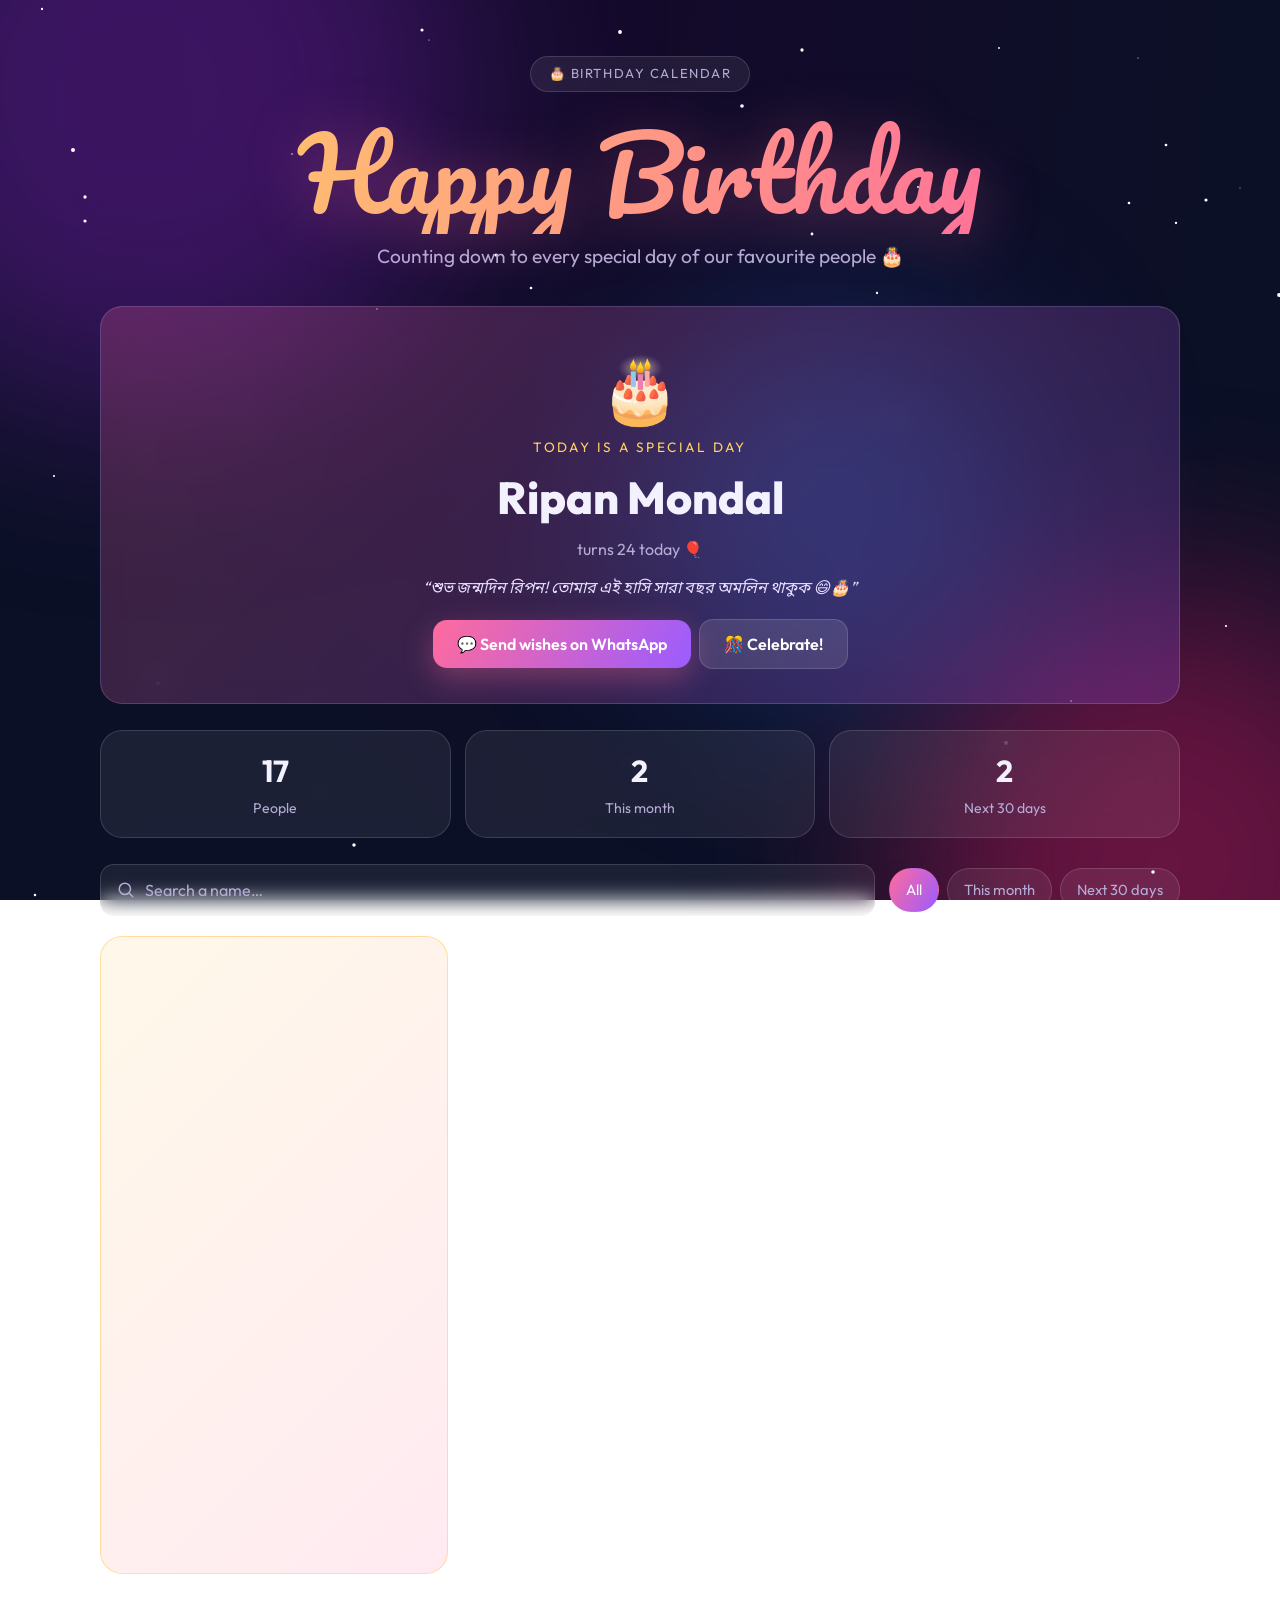
<file: index.html>
<!DOCTYPE html>
<html lang="en">
<head>
  <meta charset="UTF-8" />
  <meta name="viewport" content="width=device-width, initial-scale=1.0" />
  <title>🎉 Birthday Countdown</title>
  <meta name="description" content="Live birthday countdowns for our favourite people." />
  <meta property="og:title" content="🎉 Birthday Countdown" />
  <meta property="og:description" content="Live birthday countdowns for our favourite people." />
  <meta name="theme-color" content="#140a2b" />
  <link rel="icon" href="data:image/svg+xml,<svg xmlns='http://www.w3.org/2000/svg' viewBox='0 0 100 100'><text y='.9em' font-size='90'>🎂</text></svg>" />
  <link rel="preconnect" href="https://fonts.googleapis.com" />
  <link rel="preconnect" href="https://fonts.gstatic.com" crossorigin />
  <!-- Load the decorative fonts after first paint so a slow font request cannot block the page. -->
  <link href="https://fonts.googleapis.com/css2?family=Outfit:wght@300;400;500;600;700;800&family=Pacifico&family=Noto+Sans+Bengali:wght@400;600&display=swap" rel="stylesheet" media="print" onload="this.media='all'" />
  <noscript><link href="https://fonts.googleapis.com/css2?family=Outfit:wght@300;400;500;600;700;800&family=Pacifico&family=Noto+Sans+Bengali:wght@400;600&display=swap" rel="stylesheet" /></noscript>
  <link rel="stylesheet" href="assets/style.css" />
</head>
<body>
  <div class="bg">
    <div class="blob b1"></div>
    <div class="blob b2"></div>
    <div class="blob b3"></div>
    <div id="stars"></div>
    <div id="balloons"></div>
  </div>
  <canvas id="confetti"></canvas>

  <main>
    <header class="hero-head">
      <span class="badge">🎂 Birthday Calendar</span>
      <h1 id="title" title="Click me!">Happy Birthday</h1>
      <p id="subtitle" class="subtitle"></p>
    </header>

    <!-- Spotlight: today's birthday or the next one -->
    <section id="spotlight" class="spotlight glass" hidden></section>

    <section class="stats" id="stats"></section>

    <section class="toolbar">
      <div class="search">
        <svg viewBox="0 0 24 24" aria-hidden="true"><path d="M21 21l-4.3-4.3M10.5 18a7.5 7.5 0 1 1 0-15 7.5 7.5 0 0 1 0 15z" fill="none" stroke="currentColor" stroke-width="2" stroke-linecap="round"/></svg>
        <input id="search" type="search" placeholder="Search a name…" autocomplete="off" />
      </div>
      <div class="chips" id="filters">
        <button class="chip active" data-filter="all">All</button>
        <button class="chip" data-filter="month">This month</button>
        <button class="chip" data-filter="30">Next 30 days</button>
      </div>
    </section>

    <section id="grid" class="grid"></section>
    <p id="empty" class="empty" hidden>No birthdays match your search 🙈</p>
    <div id="loading" class="loading"><span></span><span></span><span></span></div>

    <footer>
      <p>Made with <span class="heart">❤</span> for friends &amp; family</p>
      <a class="admin-link" href="admin.html">🔐 Admin</a>
    </footer>
  </main>

  <!--
    Music is deliberately not downloaded while the page is loading. Browsers
    only permit playback after a gesture, so assets/app.js starts it on the
    first tap, click or key press and falls back if the URL fails.
  -->
  <audio id="lagu" src="assets/music/DEVIL.mp3" loop preload="none"></audio>

  <script src="assets/common.js"></script>
  <script src="assets/app.js"></script>
</body>
</html>
</file>
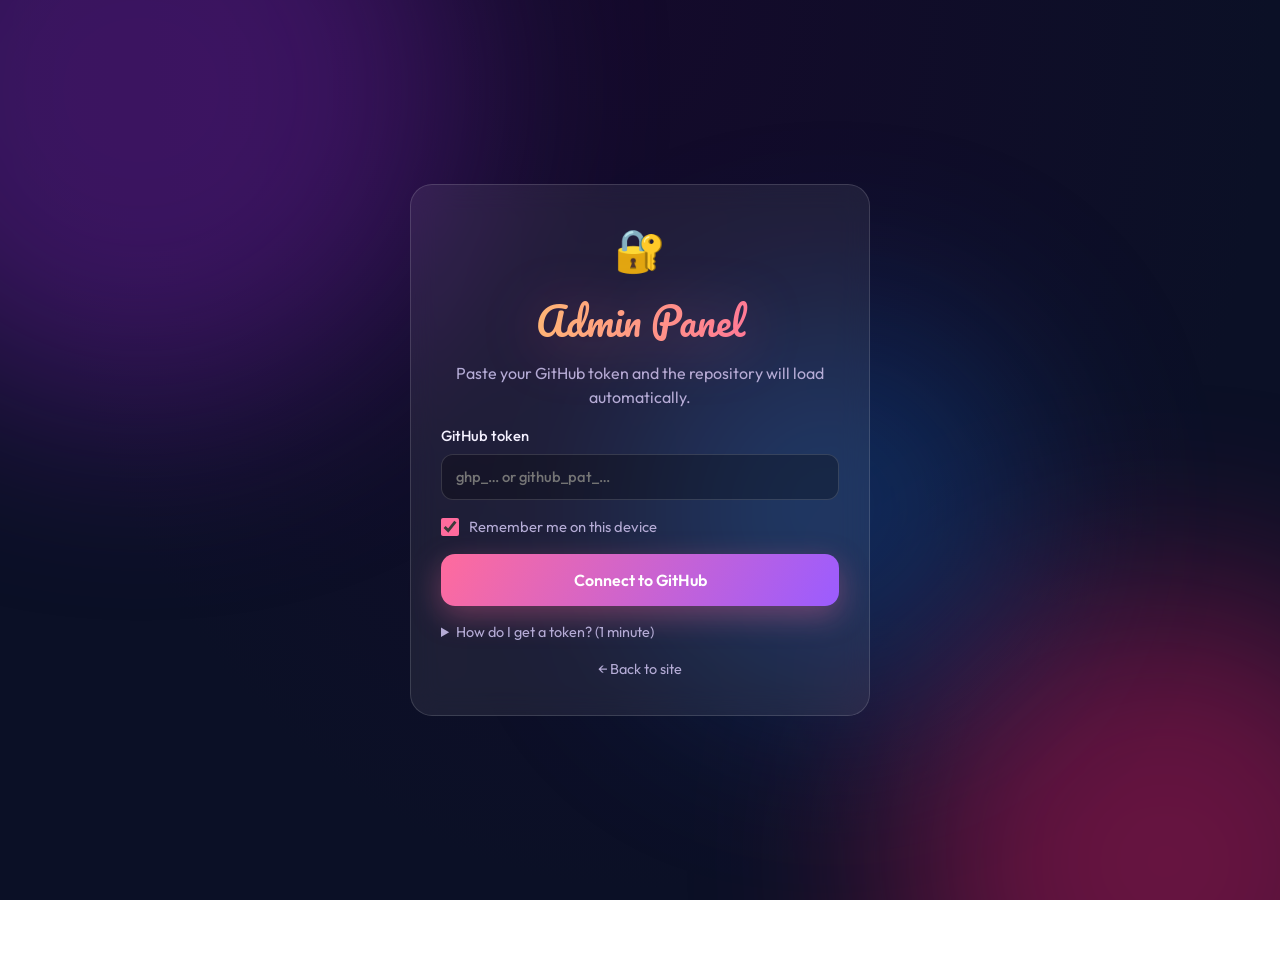
<file: admin.html>
<!DOCTYPE html>
<html lang="en">
<head>
  <meta charset="UTF-8" />
  <meta name="viewport" content="width=device-width, initial-scale=1.0" />
  <title>Admin · Birthday Countdown</title>
  <meta name="robots" content="noindex, nofollow" />
  <meta name="theme-color" content="#140a2b" />
  <link rel="icon" href="data:image/svg+xml,<svg xmlns='http://www.w3.org/2000/svg' viewBox='0 0 100 100'><text y='.9em' font-size='90'>🔐</text></svg>" />
  <link rel="preconnect" href="https://fonts.googleapis.com" />
  <link rel="preconnect" href="https://fonts.gstatic.com" crossorigin />
  <!-- Load the decorative fonts after first paint so a slow font request cannot block the panel. -->
  <link href="https://fonts.googleapis.com/css2?family=Outfit:wght@300;400;500;600;700;800&family=Pacifico&family=Noto+Sans+Bengali:wght@400;600&display=swap" rel="stylesheet" media="print" onload="this.media='all'" />
  <noscript><link href="https://fonts.googleapis.com/css2?family=Outfit:wght@300;400;500;600;700;800&family=Pacifico&family=Noto+Sans+Bengali:wght@400;600&display=swap" rel="stylesheet" /></noscript>
  <link rel="stylesheet" href="assets/style.css" />
  <link rel="stylesheet" href="assets/admin.css" />
</head>
<body>
  <div class="bg"><div class="blob b1"></div><div class="blob b2"></div><div class="blob b3"></div></div>

  <!-- ============ LOGIN ============ -->
  <section id="login" class="login-wrap">
    <form id="loginForm" class="login glass" autocomplete="off">
      <div class="lock">🔐</div>
      <h1 class="admin-title">Admin Panel</h1>
      <p class="muted center">Paste your GitHub token and the repository will load automatically.</p>

      <label>GitHub token
        <input id="token" type="password" required placeholder="ghp_… or github_pat_…" autocomplete="new-password" spellcheck="false" />
      </label>

      <label class="check"><input id="remember" type="checkbox" checked /> Remember me on this device</label>

      <button class="btn full" type="submit" id="loginBtn">Connect to GitHub</button>
      <p id="loginErr" class="err" hidden></p>

      <details class="help">
        <summary>How do I get a token? (1 minute)</summary>
        <ol>
          <li>Open <a href="https://github.com/settings/personal-access-tokens/new" target="_blank" rel="noopener">GitHub → Fine-grained tokens → Generate new token</a>.</li>
          <li>Name it e.g. <em>birthday-admin</em> and pick an expiration.</li>
          <li><b>Repository access</b> → <em>Only select repositories</em> → choose <b id="repoHint">this repo</b>.</li>
          <li><b>Permissions → Repository permissions → Contents</b> → <em>Read and write</em>.</li>
          <li>Click <b>Generate token</b>, copy it and paste it above.</li>
        </ol>
        <p class="muted small"><code>ghp_…</code> classic tokens also work when they have the <code>repo</code> scope. Your token is only stored in this browser and is only ever sent to <code>api.github.com</code>.</p>
      </details>
      <a class="back" href="./">← Back to site</a>
    </form>
  </section>

  <!-- ============ DASHBOARD ============ -->
  <section id="app" class="app" hidden>
    <header class="topbar glass">
      <div class="brand">
        <span class="logo">🎂</span>
        <div>
          <b>Birthday Admin</b>
          <a id="repoLink" class="muted small" target="_blank" rel="noopener"></a>
        </div>
      </div>
      <div class="top-actions">
        <span id="dirty" class="pill" hidden>● Unsaved changes</span>
        <button id="discardBtn" class="btn ghost sm" hidden>Discard</button>
        <button id="saveBtn" class="btn sm" disabled>☁️ Save to GitHub</button>
        <a class="btn ghost sm" href="./" target="_blank" rel="noopener">View site ↗</a>
        <button id="logoutBtn" class="btn ghost sm" title="Log out">⎋</button>
      </div>
    </header>

    <nav class="tabs">
      <button class="tab active" data-tab="people">👥 People <span id="countBadge" class="count-badge">0</span></button>
      <button class="tab" data-tab="settings">⚙️ Site settings</button>
      <button class="tab" data-tab="tools">📦 Import / Export</button>
    </nav>

    <!-- People -->
    <div class="panel" data-panel="people">
      <div class="toolbar">
        <div class="search">
          <svg viewBox="0 0 24 24" aria-hidden="true"><path d="M21 21l-4.3-4.3M10.5 18a7.5 7.5 0 1 1 0-15 7.5 7.5 0 0 1 0 15z" fill="none" stroke="currentColor" stroke-width="2" stroke-linecap="round"/></svg>
          <input id="q" type="search" placeholder="Search…" autocomplete="off" />
        </div>
        <select id="sort" class="select">
          <option value="next">Sort: Next birthday</option>
          <option value="name">Sort: Name A–Z</option>
          <option value="date">Sort: Calendar (Jan → Dec)</option>
        </select>
        <button id="addBtn" class="btn">＋ Add person</button>
      </div>
      <div id="list" class="list"></div>
      <p id="listEmpty" class="empty" hidden>No people yet. Click “Add person” to get started 🎈</p>
    </div>

    <!-- Settings -->
    <div class="panel glass pad" data-panel="settings" hidden>
      <form id="settingsForm" class="form">
        <label>Site title <input name="title" maxlength="60" placeholder="Happy Birthday" /></label>
        <label>Subtitle <input name="subtitle" maxlength="160" placeholder="A short line under the title" /></label>
        <label>Background music URL <span class="muted small">(optional — e.g. <code>music.mp3</code> uploaded to the repo)</span>
          <input name="music" placeholder="music.mp3 or https://…" />
        </label>
        <label>Timezone for Telegram reminders
          <input name="timezone" placeholder="Asia/Kolkata" />
        </label>
        <p class="muted small">Settings changes are staged like everything else — press <b>Save to GitHub</b> to publish.</p>
      </form>
    </div>

    <!-- Tools -->
    <div class="panel" data-panel="tools" hidden>
      <div class="tools">
        <div class="glass pad">
          <h3>📥 Bulk import</h3>
          <p class="muted small">Paste either JSON (<code>[{"name":"…","date":"YYYY-MM-DD"}]</code>) or the old text format:</p>
          <pre class="sample">Subir Gharami
27 10 2001
Priti Ghosh
15 12 2001</pre>
          <textarea id="importText" rows="8" placeholder="Paste here…"></textarea>
          <div class="btn-row">
            <button id="importMerge" class="btn sm">Add to list</button>
            <button id="importReplace" class="btn ghost sm">Replace whole list</button>
          </div>
        </div>
        <div class="glass pad">
          <h3>📤 Export / backup</h3>
          <p class="muted small">Download all data as a file. Every save is also a Git commit, so you can always restore an older version from the repo history.</p>
          <div class="btn-row">
            <button id="exportJson" class="btn sm">Download data.json</button>
            <button id="exportTxt" class="btn ghost sm">Download as text</button>
          </div>
          <a id="historyLink" class="muted small" target="_blank" rel="noopener">View change history on GitHub ↗</a>
        </div>
      </div>
    </div>
  </section>

  <!-- ============ MODALS ============ -->
  <dialog id="editDlg" class="dlg">
    <form id="editForm" method="dialog" class="form">
      <h3 id="editTitle">Add person</h3>
      <label>Name <input name="name" required maxlength="80" placeholder="Full name" /></label>
      <label>Date of birth <input name="date" type="date" required /></label>
      <label>Note / wish <span class="muted small">(optional, shown on the card)</span>
        <input name="note" maxlength="140" placeholder="e.g. Best friend since school 💛" />
      </label>
      <div class="btn-row end">
        <button type="button" class="btn ghost sm" data-close>Cancel</button>
        <button type="submit" class="btn sm" value="ok">Save</button>
      </div>
    </form>
  </dialog>

  <dialog id="confirmDlg" class="dlg">
    <form method="dialog" class="form">
      <h3 id="confirmTitle">Are you sure?</h3>
      <p id="confirmMsg" class="muted"></p>
      <div class="btn-row end">
        <button value="cancel" class="btn ghost sm">Cancel</button>
        <button value="ok" class="btn danger sm" id="confirmOk">Delete</button>
      </div>
    </form>
  </dialog>

  <div id="toasts" class="toasts"></div>

  <script src="assets/common.js"></script>
  <script src="assets/admin.js"></script>
</body>
</html>
</file>
<file: assets/style.css>
:root {
  --bg-1: #140a2b;
  --bg-2: #0b1026;
  --text: #f4f1ff;
  --muted: #b5acd6;
  --pink: #ff6b9d;
  --violet: #9b5cff;
  --gold: #ffd166;
  --cyan: #4de3ff;
  --glass: rgba(255, 255, 255, 0.07);
  --glass-2: rgba(255, 255, 255, 0.11);
  --border: rgba(255, 255, 255, 0.14);
  --radius: 22px;
}

* { margin: 0; padding: 0; box-sizing: border-box; }
html { scroll-behavior: smooth; }

body {
  /* "Outfit" has no Bengali glyphs, so wishes in Bengali fall through to the
     next family. Noto Sans Bengali ships with Android/Chrome OS and is
     web-loaded below for everything else. */
  font-family: "Outfit", "Noto Sans Bengali", "Hind Siliguri", system-ui, -apple-system, "Segoe UI", sans-serif;
  color: var(--text);
  background: radial-gradient(ellipse at top, var(--bg-1), var(--bg-2) 70%) fixed;
  min-height: 100vh;
  overflow-x: hidden;
  line-height: 1.5;
}

button { font: inherit; color: inherit; cursor: pointer; border: none; background: none; }

/* ---------- animated background ---------- */
.bg { position: fixed; inset: 0; z-index: -1; overflow: hidden; pointer-events: none; }
.blob { position: absolute; border-radius: 50%; filter: blur(100px); opacity: .5; animation: drift 22s ease-in-out infinite alternate; }
.b1 { width: 50vmax; height: 50vmax; background: #6a1b9a; top: -18vmax; left: -14vmax; }
.b2 { width: 42vmax; height: 42vmax; background: #c2185b; bottom: -18vmax; right: -12vmax; animation-delay: -8s; }
.b3 { width: 30vmax; height: 30vmax; background: #1565c0; top: 35%; left: 50%; animation-delay: -14s; opacity: .35; }
@keyframes drift { to { transform: translate(7vmax, -5vmax) scale(1.18); } }

.star { position: absolute; width: 2px; height: 2px; background: #fff; border-radius: 50%; animation: twinkle 3s ease-in-out infinite; }
@keyframes twinkle { 0%, 100% { opacity: .15; } 50% { opacity: 1; } }

.balloon {
  position: absolute; bottom: -140px; width: 46px; height: 58px;
  border-radius: 50% 50% 48% 48% / 55% 55% 45% 45%;
  opacity: .55; animation: rise linear infinite;
}
.balloon::before { /* shine */
  content: ""; position: absolute; top: 10px; left: 10px; width: 10px; height: 16px;
  border-radius: 50%; background: rgba(255,255,255,.45); transform: rotate(25deg);
}
.balloon::after { /* string */
  content: ""; position: absolute; top: 100%; left: 50%; width: 1px; height: 70px;
  background: rgba(255,255,255,.35);
}
@keyframes rise {
  0% { transform: translateY(0) translateX(0) rotate(-4deg); }
  50% { transform: translateY(-60vh) translateX(30px) rotate(4deg); }
  100% { transform: translateY(-125vh) translateX(-10px) rotate(-4deg); }
}

#confetti { position: fixed; inset: 0; pointer-events: none; z-index: 50; }

main { max-width: 1120px; margin: 0 auto; padding: 56px 20px 40px; }

.glass {
  background: var(--glass);
  border: 1px solid var(--border);
  border-radius: var(--radius);
  backdrop-filter: blur(14px);
  -webkit-backdrop-filter: blur(14px);
}

/* ---------- header ---------- */
.hero-head { text-align: center; margin-bottom: 36px; }
.badge {
  display: inline-block; padding: 7px 18px; border-radius: 999px; font-size: .82rem;
  letter-spacing: .12em; text-transform: uppercase; color: var(--muted);
  background: var(--glass); border: 1px solid var(--border); backdrop-filter: blur(8px);
}
h1 {
  font-family: "Pacifico", cursive; font-weight: 400;
  font-size: clamp(3rem, 11vw, 6.2rem); line-height: 1.25; margin-top: 18px; padding: 0 .1em;
  background: linear-gradient(100deg, var(--gold), var(--pink) 45%, var(--violet) 75%, var(--cyan));
  background-size: 200% auto;
  -webkit-background-clip: text; background-clip: text; -webkit-text-fill-color: transparent;
  animation: shimmer 6s linear infinite; cursor: pointer; user-select: none;
  filter: drop-shadow(0 6px 30px rgba(255, 107, 157, .35));
}
@keyframes shimmer { to { background-position: 200% center; } }
.subtitle { color: var(--muted); font-size: clamp(1rem, 2.6vw, 1.2rem); margin-top: 8px; }

/* ---------- spotlight ---------- */
.spotlight { padding: 34px 28px; text-align: center; position: relative; overflow: hidden; margin-bottom: 26px; }
.spotlight::before {
  content: ""; position: absolute; inset: -2px; border-radius: inherit; padding: 2px; pointer-events: none;
  background: linear-gradient(120deg, var(--pink), var(--violet), var(--cyan), var(--gold));
  -webkit-mask: linear-gradient(#000 0 0) content-box, linear-gradient(#000 0 0);
  -webkit-mask-composite: xor; mask-composite: exclude; opacity: .7;
}
.spot-label { font-size: .85rem; letter-spacing: .18em; text-transform: uppercase; color: var(--gold); }
.spot-name { font-size: clamp(1.8rem, 5.5vw, 2.8rem); font-weight: 800; margin: 6px 0 2px; }
.spot-meta { color: var(--muted); }
.spot-note { margin-top: 10px; font-style: italic; color: #e8ddff; }

.big-count { display: flex; justify-content: center; gap: clamp(8px, 2.4vw, 18px); margin-top: 22px; flex-wrap: wrap; }
.big-count .unit {
  min-width: clamp(68px, 17vw, 108px); padding: 14px 8px 10px; border-radius: 18px;
  background: rgba(0, 0, 0, .28); border: 1px solid var(--border);
}
.big-count .num {
  display: block; font-size: clamp(1.9rem, 6.5vw, 3.2rem); font-weight: 700; line-height: 1;
  font-variant-numeric: tabular-nums;
  background: linear-gradient(180deg, #fff, #d9ccff); -webkit-background-clip: text; background-clip: text; -webkit-text-fill-color: transparent;
}
.big-count .lbl { font-size: .72rem; letter-spacing: .16em; text-transform: uppercase; color: var(--muted); }

.spotlight.today { background: linear-gradient(135deg, rgba(255,107,157,.22), rgba(155,92,255,.22)); }
.today-cake { font-size: 4rem; display: inline-block; animation: bounce 1.4s ease-in-out infinite; }
@keyframes bounce { 50% { transform: translateY(-12px) rotate(-6deg); } }
.today-names { display: flex; flex-direction: column; gap: 4px; }

.btn {
  display: inline-flex; align-items: center; gap: 8px; margin-top: 20px; padding: 12px 24px;
  border-radius: 14px; font-weight: 600; text-decoration: none; color: #fff;
  background: linear-gradient(120deg, var(--pink), var(--violet));
  box-shadow: 0 10px 30px rgba(255, 107, 157, .35); transition: transform .2s, box-shadow .2s;
}
.btn:hover { transform: translateY(-3px); box-shadow: 0 14px 36px rgba(255, 107, 157, .5); }
.btn + .btn { margin-left: 8px; }
.btn.ghost { background: var(--glass-2); box-shadow: none; border: 1px solid var(--border); }

/* ---------- stats ---------- */
.stats { display: grid; grid-template-columns: repeat(3, 1fr); gap: 14px; margin-bottom: 26px; }
.stat { padding: 18px; text-align: center; }
.stat b { display: block; font-size: 1.9rem; font-weight: 700; }
.stat span { color: var(--muted); font-size: .88rem; }

/* ---------- toolbar ---------- */
.toolbar { display: flex; gap: 14px; align-items: center; justify-content: space-between; flex-wrap: wrap; margin-bottom: 20px; }
.search {
  flex: 1 1 260px; display: flex; align-items: center; gap: 10px; padding: 0 16px;
  background: var(--glass); border: 1px solid var(--border); border-radius: 14px; backdrop-filter: blur(10px);
}
.search svg { width: 18px; height: 18px; color: var(--muted); flex: none; }
.search input { flex: 1; background: none; border: none; outline: none; color: var(--text); font: inherit; padding: 13px 0; }
.search input::placeholder { color: var(--muted); }
.search:focus-within { border-color: rgba(255, 107, 157, .6); }
.chips { display: flex; gap: 8px; flex-wrap: wrap; }
.chip {
  padding: 10px 16px; border-radius: 999px; background: var(--glass); border: 1px solid var(--border);
  color: var(--muted); font-size: .92rem; transition: all .2s;
}
.chip:hover { color: var(--text); }
.chip.active { color: #fff; background: linear-gradient(120deg, var(--pink), var(--violet)); border-color: transparent; }

/* ---------- cards ---------- */
.grid { display: grid; grid-template-columns: repeat(auto-fill, minmax(300px, 1fr)); gap: 18px; }

.card {
  position: relative; padding: 22px; overflow: hidden;
  content-visibility: auto;
  contain-intrinsic-size: 270px;
  transition: transform .3s ease, border-color .3s ease, box-shadow .3s ease;
  animation: pop .55s cubic-bezier(.2, .9, .3, 1.2) both;
}
.card:hover { transform: translateY(-6px); border-color: rgba(255, 107, 157, .5); box-shadow: 0 18px 40px rgba(0, 0, 0, .35); }
@keyframes pop { from { opacity: 0; transform: translateY(26px) scale(.96); } }

.card-top { display: flex; align-items: center; gap: 14px; }
.avatar {
  flex: none; width: 54px; height: 54px; border-radius: 16px; display: grid; place-items: center;
  font-weight: 700; font-size: 1.15rem; color: #fff; text-shadow: 0 1px 4px rgba(0,0,0,.25);
  box-shadow: 0 8px 20px rgba(0, 0, 0, .3);
}
.who { min-width: 0; }
.who h2 { font-size: 1.12rem; font-weight: 600; white-space: nowrap; overflow: hidden; text-overflow: ellipsis; }
.who p { color: var(--muted); font-size: .9rem; }

.tag {
  position: absolute; top: 16px; right: 16px; font-size: .72rem; font-weight: 600; letter-spacing: .04em;
  padding: 4px 10px; border-radius: 999px; background: var(--glass-2); border: 1px solid var(--border);
}
.tag.today { background: linear-gradient(120deg, var(--gold), var(--pink)); color: #2a0d1d; border: none; }
.tag.soon { color: var(--gold); border-color: rgba(255, 209, 102, .4); }

.count { display: grid; grid-template-columns: repeat(4, 1fr); gap: 8px; margin-top: 18px; }
.count div { text-align: center; padding: 9px 0 7px; border-radius: 12px; background: rgba(0, 0, 0, .25); }
.count b { display: block; font-size: 1.35rem; font-weight: 700; font-variant-numeric: tabular-nums; line-height: 1.1; }
.count span { font-size: .66rem; letter-spacing: .12em; text-transform: uppercase; color: var(--muted); }

.progress { margin-top: 16px; height: 6px; border-radius: 99px; background: rgba(255, 255, 255, .08); overflow: hidden; }
.progress i { display: block; height: 100%; border-radius: inherit; background: linear-gradient(90deg, var(--cyan), var(--violet), var(--pink)); transition: width 1s linear; }
.note { margin-top: 12px; font-size: .9rem; color: #e2d8ff; font-style: italic; }

.card.is-today { border-color: rgba(255, 209, 102, .6); background: linear-gradient(135deg, rgba(255,209,102,.14), rgba(255,107,157,.14)); }
.card.is-today .celebrate { margin-top: 16px; text-align: center; font-size: 1.25rem; font-weight: 700; padding: 14px; border-radius: 14px; background: rgba(0,0,0,.25); }

.empty { text-align: center; color: var(--muted); padding: 40px 0; }

.loading { display: flex; justify-content: center; gap: 8px; padding: 40px 0; }
.loading span { width: 12px; height: 12px; border-radius: 50%; background: var(--pink); animation: dot 1s ease-in-out infinite; }
.loading span:nth-child(2) { animation-delay: .15s; background: var(--violet); }
.loading span:nth-child(3) { animation-delay: .3s; background: var(--cyan); }
@keyframes dot { 50% { transform: translateY(-12px); opacity: .5; } }

footer { text-align: center; color: var(--muted); margin-top: 60px; font-size: .9rem; display: grid; gap: 8px; }
.heart { color: var(--pink); display: inline-block; animation: beat 1.2s infinite; }
@keyframes beat { 30% { transform: scale(1.3); } }
.admin-link { color: var(--muted); text-decoration: none; font-size: .82rem; opacity: .6; }
.admin-link:hover { opacity: 1; color: var(--text); }

@keyframes spin { to { transform: rotate(360deg); } } /* used by the admin panel's .spinner */

@media (max-width: 600px) {
  main { padding-top: 36px; }
  .stats { gap: 8px; }
  .stat { padding: 14px 6px; }
  .stat b { font-size: 1.5rem; }
  .grid { grid-template-columns: 1fr; }
  .btn + .btn { margin-left: 0; }
}

/* Mobile devices get the lighter version of the glass effect. Blur filters on
   many cards are attractive, but they are expensive on phone GPUs. */
@media (max-width: 800px), (pointer: coarse) {
  .blob { animation: none; filter: blur(70px); }
  .glass, .search, .badge { backdrop-filter: none; -webkit-backdrop-filter: none; }
  .card:hover { transform: none; box-shadow: none; }
}

@media (prefers-reduced-motion: reduce) {
  *, *::before, *::after { animation: none !important; transition: none !important; }
  .glass, .search, .badge { backdrop-filter: none; -webkit-backdrop-filter: none; }
}
</file>
<file: assets/admin.css>
/* Admin panel — builds on style.css */
body { padding-bottom: 60px; }
.muted { color: var(--muted); }
.small { font-size: .84rem; }
.center { text-align: center; }
code { background: rgba(0,0,0,.35); padding: 1px 6px; border-radius: 6px; color: var(--cyan); font-size: .88em; }

input, select, textarea {
  width: 100%; font: inherit; color: var(--text); background: rgba(0,0,0,.28);
  border: 1px solid var(--border); border-radius: 12px; padding: 11px 14px; outline: none;
  transition: border-color .2s, box-shadow .2s;
}
input:focus, select:focus, textarea:focus { border-color: rgba(255,107,157,.7); box-shadow: 0 0 0 3px rgba(255,107,157,.18); }
input[type="date"] { color-scheme: dark; }
textarea { resize: vertical; font-family: ui-monospace, Menlo, Consolas, monospace; font-size: .9rem; }
select option { background: #1d1238; }
label { display: grid; gap: 6px; font-size: .92rem; font-weight: 500; }

.btn { margin-top: 0; border: none; cursor: pointer; justify-content: center; }
.btn.sm { padding: 9px 16px; font-size: .9rem; border-radius: 12px; }
.btn.full { width: 100%; padding: 14px; }
.btn.danger { background: linear-gradient(120deg, #ff5e62, #d7263d); box-shadow: 0 8px 24px rgba(215,38,61,.35); }
.btn:disabled { opacity: .45; cursor: not-allowed; transform: none; box-shadow: none; }
.btn + .btn { margin-left: 0; }
.btn-row { display: flex; gap: 10px; flex-wrap: wrap; margin-top: 14px; }
.btn-row.end { justify-content: flex-end; }

/* ---------- login ---------- */
.login-wrap { min-height: 100vh; display: grid; place-items: center; padding: 30px 16px; }
.login { width: min(460px, 100%); padding: 34px 30px; display: grid; gap: 16px; }
.lock { font-size: 2.6rem; text-align: center; }
.admin-title {
  font-size: 2.4rem; margin: 0; text-align: center; cursor: default;
}
.check { display: flex; align-items: center; gap: 10px; font-weight: 400; color: var(--muted); }
.check input { width: 18px; height: 18px; accent-color: var(--pink); }
details summary { cursor: pointer; color: var(--muted); font-size: .9rem; }
details summary:hover { color: var(--text); }
.help ol { margin: 12px 0 8px 20px; display: grid; gap: 6px; font-size: .9rem; color: #ddd4f5; }
.help a, .back, #repoLink, #historyLink { color: var(--cyan); text-decoration: none; }
.help a:hover, #repoLink:hover, #historyLink:hover { text-decoration: underline; }
.back { text-align: center; font-size: .9rem; color: var(--muted); }
.err { color: #ff8a8a; font-size: .9rem; text-align: center; line-height: 1.6; margin: 0; }
.err b { color: #ffb3b3; }

/* ---------- app ---------- */
.app { max-width: 1040px; margin: 0 auto; padding: 20px 16px; }
.topbar {
  position: sticky; top: 12px; z-index: 20; display: flex; align-items: center; justify-content: space-between;
  gap: 12px; flex-wrap: wrap; padding: 12px 16px; border-radius: 18px;
}
.brand { display: flex; align-items: center; gap: 12px; }
.brand .logo { font-size: 1.8rem; }
.brand b { display: block; }
.top-actions { display: flex; align-items: center; gap: 8px; flex-wrap: wrap; }
.pill { font-size: .8rem; color: var(--gold); padding: 6px 12px; border-radius: 999px; border: 1px solid rgba(255,209,102,.4); background: rgba(255,209,102,.08); animation: pulse 2s infinite; }
@keyframes pulse { 50% { opacity: .6; } }

.tabs { display: flex; gap: 8px; margin: 22px 0 18px; flex-wrap: wrap; }
.tab { padding: 10px 18px; border-radius: 12px; color: var(--muted); background: var(--glass); border: 1px solid var(--border); }
.tab.active { color: #fff; background: linear-gradient(120deg, rgba(255,107,157,.35), rgba(155,92,255,.35)); border-color: rgba(255,107,157,.5); }
.count-badge { font-size: .75rem; background: rgba(255,255,255,.15); padding: 1px 8px; border-radius: 99px; margin-left: 4px; }

.pad { padding: 24px; }
.select { width: auto; flex: 0 0 auto; }
.toolbar .btn { flex: 0 0 auto; }

.list { display: grid; gap: 10px; }
.row {
  display: grid; grid-template-columns: auto 1fr auto auto; align-items: center; gap: 14px;
  padding: 12px 14px; border-radius: 16px; background: var(--glass); border: 1px solid var(--border);
  transition: border-color .2s, transform .2s;
}
.row:hover { border-color: rgba(255,107,157,.45); }
.row .avatar { width: 46px; height: 46px; border-radius: 14px; font-size: 1rem; }
.row .who h2 { font-size: 1.02rem; }
.row .who p { font-size: .85rem; }
.row .when { font-size: .85rem; color: var(--muted); text-align: right; white-space: nowrap; }
.row .when b { color: var(--text); }
.row.is-today { border-color: rgba(255,209,102,.6); }
.row.new { animation: flash 1.2s ease; }
@keyframes flash { 0% { background: rgba(67,233,123,.25); } }
.actions { display: flex; gap: 6px; }
.icon-btn {
  width: 38px; height: 38px; border-radius: 11px; display: grid; place-items: center; font-size: 1rem;
  background: rgba(255,255,255,.06); border: 1px solid var(--border); transition: background .2s, transform .15s;
}
.icon-btn:hover { background: rgba(255,255,255,.14); transform: translateY(-1px); }
.icon-btn.del:hover { background: rgba(255,94,98,.25); border-color: rgba(255,94,98,.5); }

.form { display: grid; gap: 16px; }
.tools { display: grid; grid-template-columns: repeat(auto-fit, minmax(300px, 1fr)); gap: 16px; }
.tools h3 { margin-bottom: 6px; }
.tools textarea { margin-top: 10px; }
.sample { margin: 10px 0 0; padding: 10px 14px; border-radius: 10px; background: rgba(0,0,0,.3); font-size: .82rem; color: #cfc4ee; }
#historyLink { display: inline-block; margin-top: 16px; }

/* ---------- dialogs ---------- */
.dlg {
  margin: auto; width: min(440px, calc(100% - 32px)); padding: 26px; border-radius: 22px; color: var(--text);
  background: linear-gradient(160deg, #24154a, #170e32); border: 1px solid var(--border);
  box-shadow: 0 30px 80px rgba(0,0,0,.6);
}
.dlg::backdrop { background: rgba(5, 3, 15, .65); backdrop-filter: blur(4px); }
.dlg[open] { animation: dlgIn .25s cubic-bezier(.2,.9,.3,1.2); }
@keyframes dlgIn { from { opacity: 0; transform: translateY(16px) scale(.97); } }
.dlg h3 { font-size: 1.3rem; }

/* ---------- toasts ---------- */
.toasts { position: fixed; left: 50%; bottom: 24px; transform: translateX(-50%); display: grid; gap: 10px; z-index: 100; width: min(420px, calc(100% - 32px)); }
.toast {
  padding: 12px 16px; border-radius: 14px; background: #2a1a55; border: 1px solid var(--border);
  box-shadow: 0 14px 40px rgba(0,0,0,.45); animation: toastIn .3s ease; font-size: .93rem;
}
.toast.ok { border-color: rgba(67,233,123,.5); }
.toast.bad { border-color: rgba(255,94,98,.6); }
.toast a { color: var(--cyan); }
@keyframes toastIn { from { opacity: 0; transform: translateY(12px); } }

.spinner { width: 16px; height: 16px; border-radius: 50%; border: 2px solid rgba(255,255,255,.35); border-top-color: #fff; animation: spin .7s linear infinite; display: inline-block; }

@media (max-width: 640px) {
  .row { grid-template-columns: auto 1fr auto; }
  .row .when { grid-column: 2; grid-row: 2; text-align: left; margin-top: -8px; }
  .row .actions { grid-column: 3; grid-row: 1 / span 2; flex-direction: column; }
  .select { flex: 1 1 100%; width: 100%; }
  .toolbar .btn { flex: 1 1 100%; }
  .topbar { position: static; }
}
</file>
